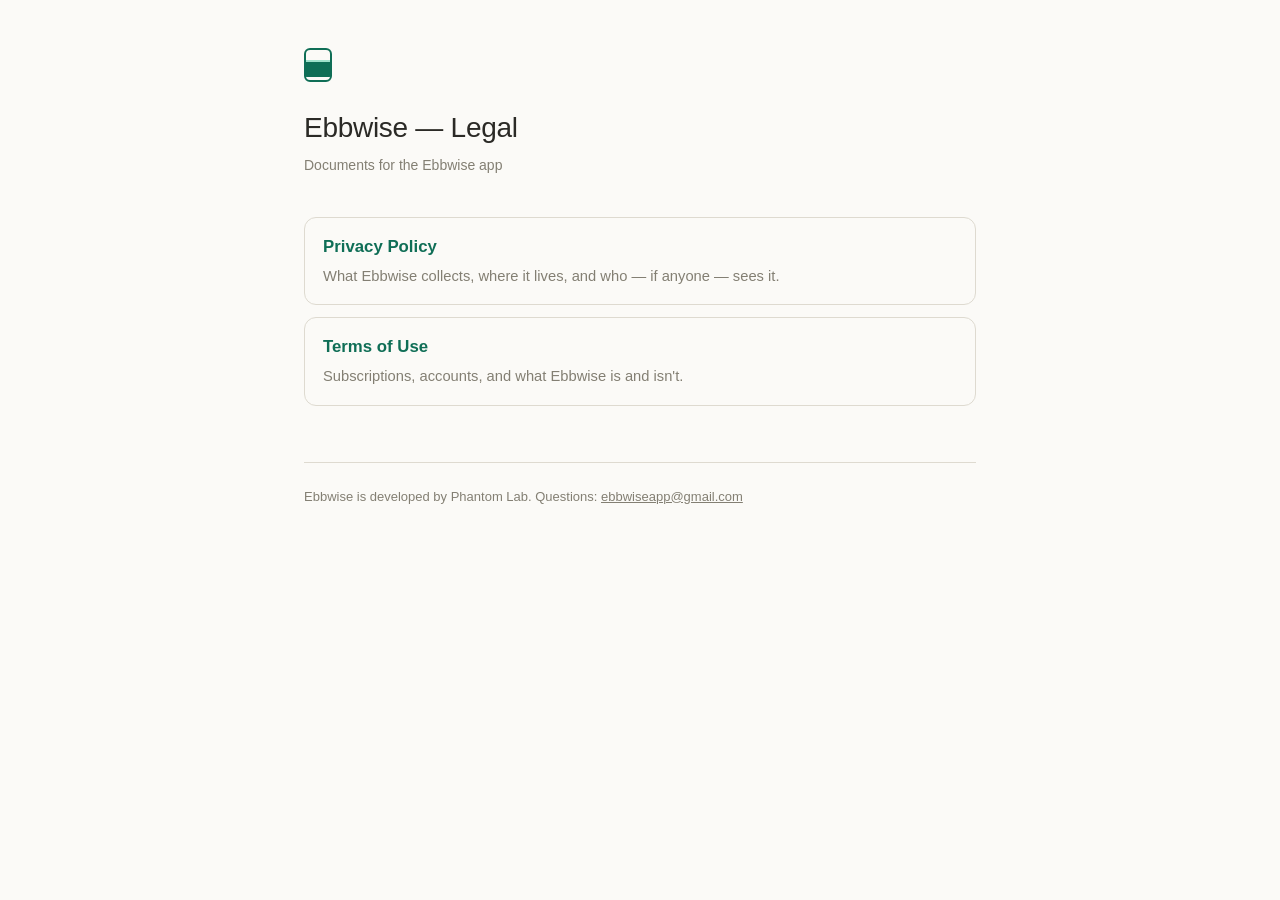
<file: docs/index.html>
<!doctype html>
<html lang="en">
<head>
<meta charset="utf-8">
<meta name="viewport" content="width=device-width, initial-scale=1">
<title>Ebbwise — Legal</title>
<link rel="stylesheet" href="style.css">
</head>
<body>
<div class="wrap">
  <header>
    <span class="mark"><span class="mark-fill"></span></span>
    <h1>Ebbwise — Legal</h1>
    <div class="updated">Documents for the Ebbwise app</div>
  </header>

  <div class="card-links">
    <a href="privacy.html">
      <div class="title">Privacy Policy</div>
      <div class="desc">What Ebbwise collects, where it lives, and who — if anyone — sees it.</div>
    </a>
    <a href="terms.html">
      <div class="title">Terms of Use</div>
      <div class="desc">Subscriptions, accounts, and what Ebbwise is and isn't.</div>
    </a>
  </div>

  <footer>
    Ebbwise is developed by Phantom Lab. Questions:
    <a href="mailto:ebbwiseapp@gmail.com">ebbwiseapp@gmail.com</a>
  </footer>
</div>
</body>
</html>
</file>
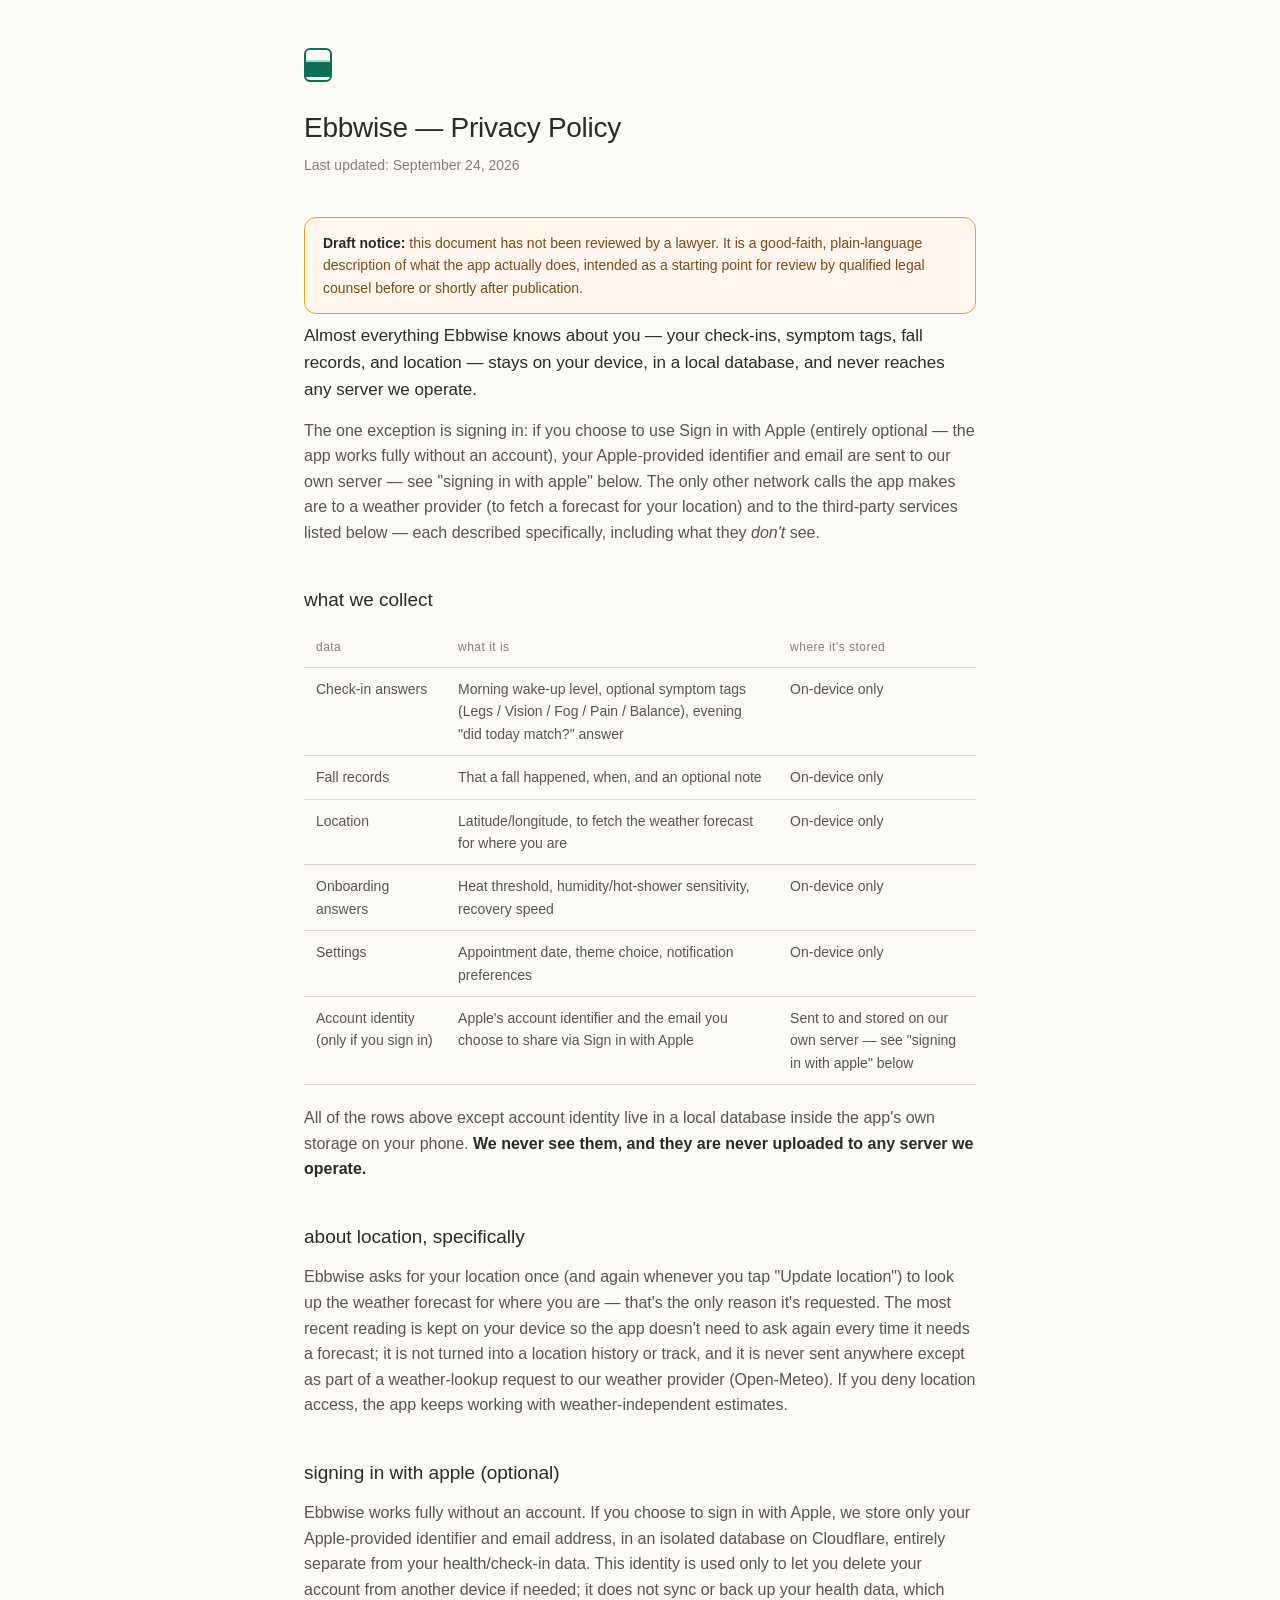
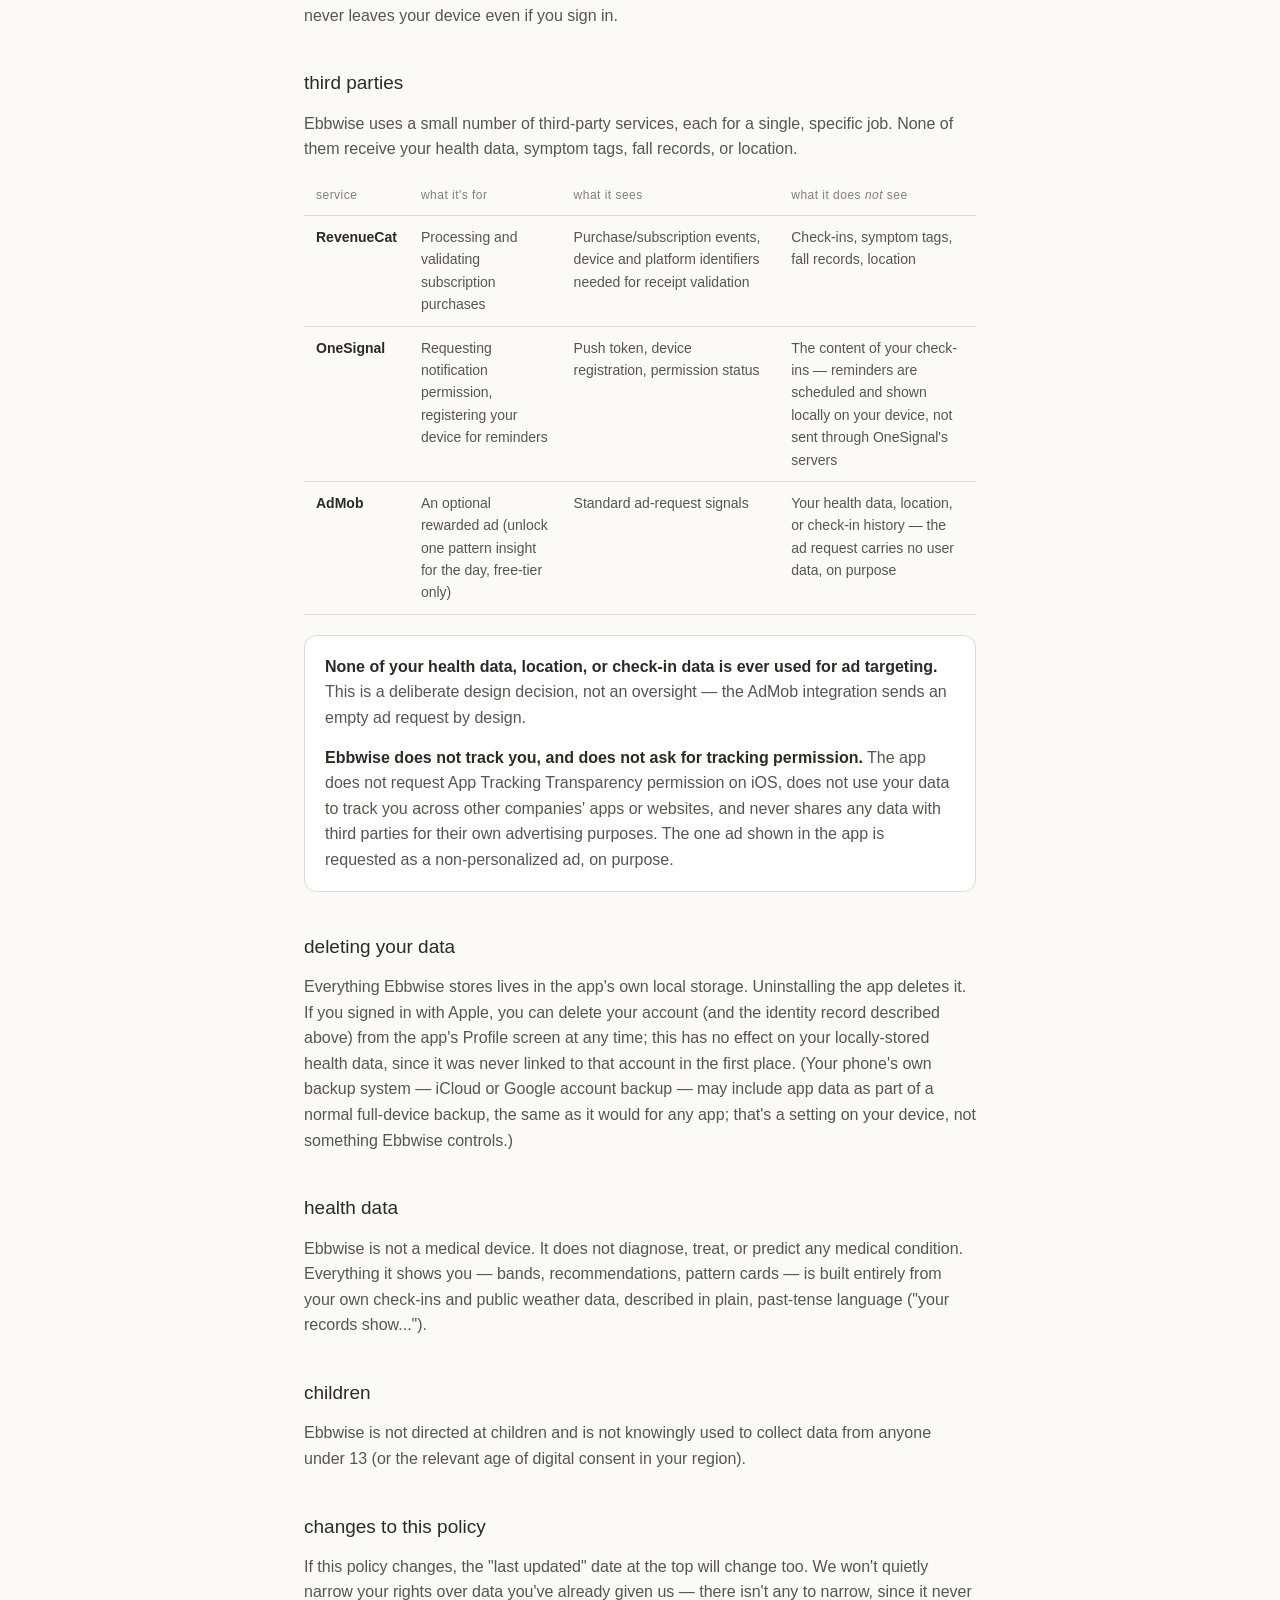
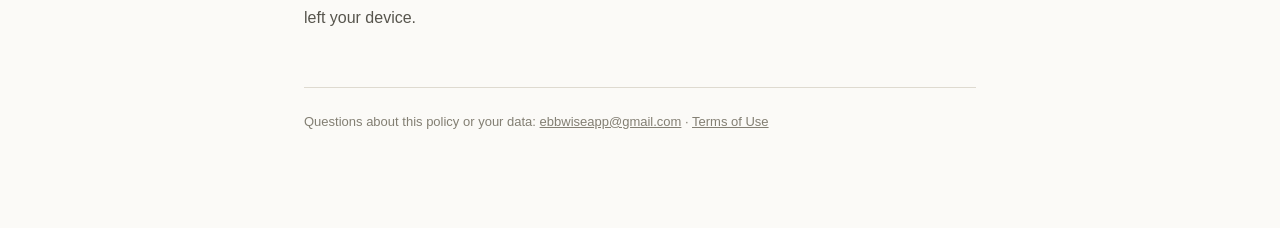
<file: docs/privacy.html>
<!doctype html>
<html lang="en">
<head>
<meta charset="utf-8">
<meta name="viewport" content="width=device-width, initial-scale=1">
<title>Ebbwise — Privacy Policy</title>
<link rel="stylesheet" href="style.css">
</head>
<body>
<div class="wrap">
  <header>
    <span class="mark"><span class="mark-fill"></span></span>
    <h1>Ebbwise — Privacy Policy</h1>
    <div class="updated">Last updated: September 24, 2026</div>
  </header>

  <div class="notice">
    <p><strong>Draft notice:</strong> this document has not been reviewed by a lawyer. It is a good-faith, plain-language description of what the app actually does, intended as a starting point for review by qualified legal counsel before or shortly after publication.</p>
  </div>

  <p class="lede">Almost everything Ebbwise knows about you — your check-ins, symptom tags, fall records, and location — stays on your device, in a local database, and never reaches any server we operate.</p>
  <p>The one exception is signing in: if you choose to use Sign in with Apple (entirely optional — the app works fully without an account), your Apple-provided identifier and email are sent to our own server — see "signing in with apple" below. The only other network calls the app makes are to a weather provider (to fetch a forecast for your location) and to the third-party services listed below — each described specifically, including what they <em>don't</em> see.</p>

  <h2>what we collect</h2>
  <table>
    <tr><th>Data</th><th>What it is</th><th>Where it's stored</th></tr>
    <tr><td>Check-in answers</td><td>Morning wake-up level, optional symptom tags (Legs / Vision / Fog / Pain / Balance), evening "did today match?" answer</td><td>On-device only</td></tr>
    <tr><td>Fall records</td><td>That a fall happened, when, and an optional note</td><td>On-device only</td></tr>
    <tr><td>Location</td><td>Latitude/longitude, to fetch the weather forecast for where you are</td><td>On-device only</td></tr>
    <tr><td>Onboarding answers</td><td>Heat threshold, humidity/hot-shower sensitivity, recovery speed</td><td>On-device only</td></tr>
    <tr><td>Settings</td><td>Appointment date, theme choice, notification preferences</td><td>On-device only</td></tr>
    <tr><td>Account identity (only if you sign in)</td><td>Apple's account identifier and the email you choose to share via Sign in with Apple</td><td>Sent to and stored on our own server — see "signing in with apple" below</td></tr>
  </table>
  <p>All of the rows above except account identity live in a local database inside the app's own storage on your phone. <strong>We never see them, and they are never uploaded to any server we operate.</strong></p>

  <h2>about location, specifically</h2>
  <p>Ebbwise asks for your location once (and again whenever you tap "Update location") to look up the weather forecast for where you are — that's the only reason it's requested. The most recent reading is kept on your device so the app doesn't need to ask again every time it needs a forecast; it is not turned into a location history or track, and it is never sent anywhere except as part of a weather-lookup request to our weather provider (Open-Meteo). If you deny location access, the app keeps working with weather-independent estimates.</p>

  <h2>signing in with apple (optional)</h2>
  <p>Ebbwise works fully without an account. If you choose to sign in with Apple, we store only your Apple-provided identifier and email address, in an isolated database on Cloudflare, entirely separate from your health/check-in data. This identity is used only to let you delete your account from another device if needed; it does not sync or back up your health data, which never leaves your device even if you sign in.</p>

  <h2>third parties</h2>
  <p>Ebbwise uses a small number of third-party services, each for a single, specific job. None of them receive your health data, symptom tags, fall records, or location.</p>
  <table>
    <tr><th>Service</th><th>What it's for</th><th>What it sees</th><th>What it does <em>not</em> see</th></tr>
    <tr><td><strong>RevenueCat</strong></td><td>Processing and validating subscription purchases</td><td>Purchase/subscription events, device and platform identifiers needed for receipt validation</td><td>Check-ins, symptom tags, fall records, location</td></tr>
    <tr><td><strong>OneSignal</strong></td><td>Requesting notification permission, registering your device for reminders</td><td>Push token, device registration, permission status</td><td>The content of your check-ins — reminders are scheduled and shown locally on your device, not sent through OneSignal's servers</td></tr>
    <tr><td><strong>AdMob</strong></td><td>An optional rewarded ad (unlock one pattern insight for the day, free-tier only)</td><td>Standard ad-request signals</td><td>Your health data, location, or check-in history — the ad request carries no user data, on purpose</td></tr>
  </table>

  <div class="callout">
    <p><strong>None of your health data, location, or check-in data is ever used for ad targeting.</strong> This is a deliberate design decision, not an oversight — the AdMob integration sends an empty ad request by design.</p>
    <p><strong>Ebbwise does not track you, and does not ask for tracking permission.</strong> The app does not request App Tracking Transparency permission on iOS, does not use your data to track you across other companies' apps or websites, and never shares any data with third parties for their own advertising purposes. The one ad shown in the app is requested as a non-personalized ad, on purpose.</p>
  </div>

  <h2>deleting your data</h2>
  <p>Everything Ebbwise stores lives in the app's own local storage. Uninstalling the app deletes it. If you signed in with Apple, you can delete your account (and the identity record described above) from the app's Profile screen at any time; this has no effect on your locally-stored health data, since it was never linked to that account in the first place. (Your phone's own backup system — iCloud or Google account backup — may include app data as part of a normal full-device backup, the same as it would for any app; that's a setting on your device, not something Ebbwise controls.)</p>

  <h2>health data</h2>
  <p>Ebbwise is not a medical device. It does not diagnose, treat, or predict any medical condition. Everything it shows you — bands, recommendations, pattern cards — is built entirely from your own check-ins and public weather data, described in plain, past-tense language ("your records show...").</p>

  <h2>children</h2>
  <p>Ebbwise is not directed at children and is not knowingly used to collect data from anyone under 13 (or the relevant age of digital consent in your region).</p>

  <h2>changes to this policy</h2>
  <p>If this policy changes, the "last updated" date at the top will change too. We won't quietly narrow your rights over data you've already given us — there isn't any to narrow, since it never left your device.</p>

  <footer>
    Questions about this policy or your data:
    <a href="mailto:ebbwiseapp@gmail.com">ebbwiseapp@gmail.com</a>
    · <a href="terms.html">Terms of Use</a>
  </footer>
</div>
</body>
</html>
</file>
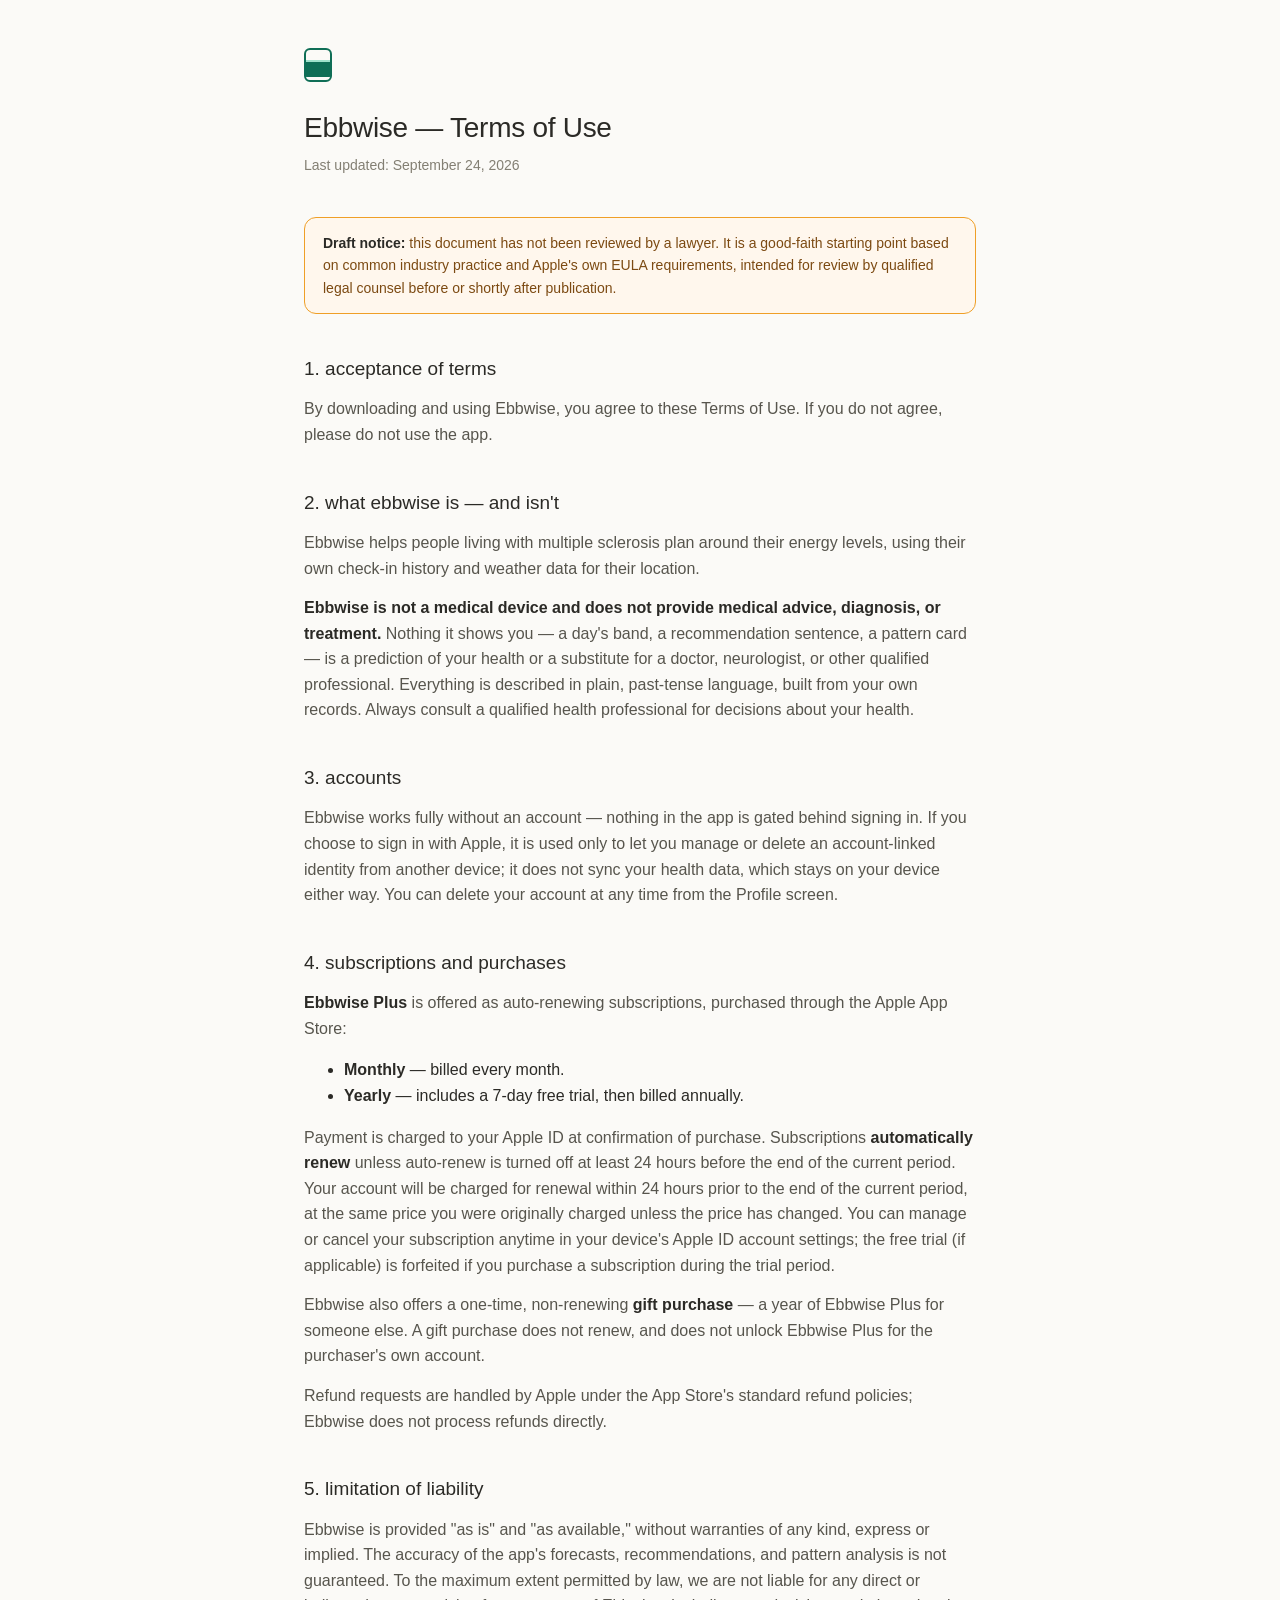
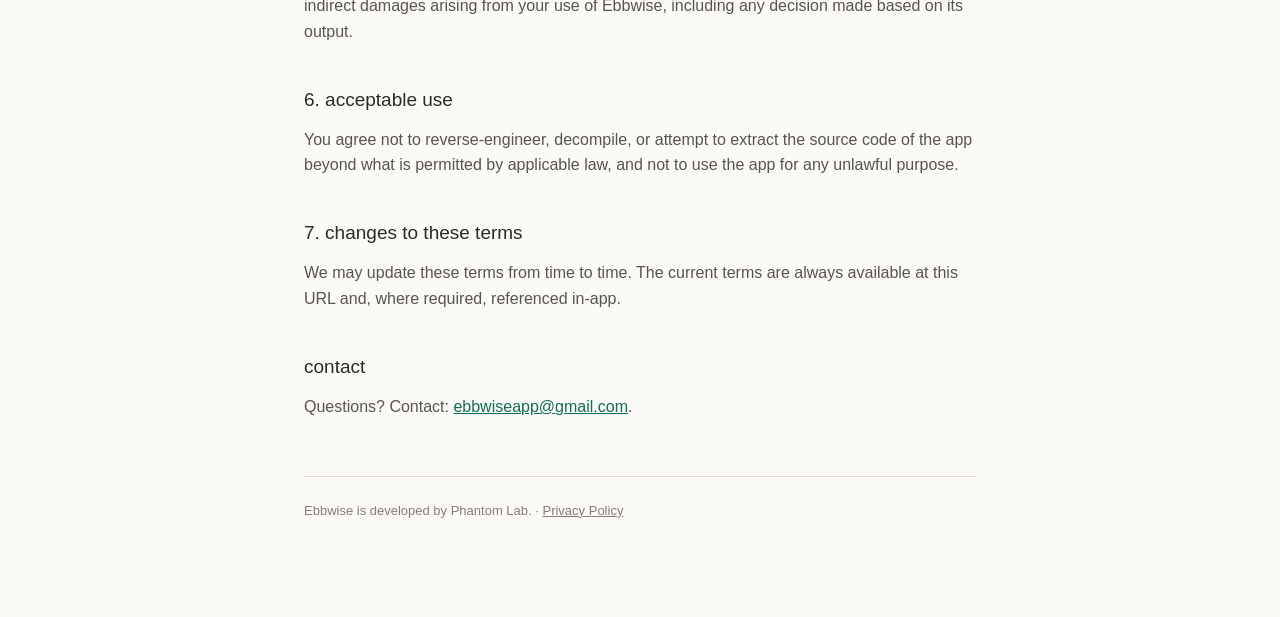
<file: docs/terms.html>
<!doctype html>
<html lang="en">
<head>
<meta charset="utf-8">
<meta name="viewport" content="width=device-width, initial-scale=1">
<title>Ebbwise — Terms of Use</title>
<link rel="stylesheet" href="style.css">
</head>
<body>
<div class="wrap">
  <header>
    <span class="mark"><span class="mark-fill"></span></span>
    <h1>Ebbwise — Terms of Use</h1>
    <div class="updated">Last updated: September 24, 2026</div>
  </header>

  <div class="notice">
    <p><strong>Draft notice:</strong> this document has not been reviewed by a lawyer. It is a good-faith starting point based on common industry practice and Apple's own EULA requirements, intended for review by qualified legal counsel before or shortly after publication.</p>
  </div>

  <h2>1. acceptance of terms</h2>
  <p>By downloading and using Ebbwise, you agree to these Terms of Use. If you do not agree, please do not use the app.</p>

  <h2>2. what ebbwise is — and isn't</h2>
  <p>Ebbwise helps people living with multiple sclerosis plan around their energy levels, using their own check-in history and weather data for their location.</p>
  <p><strong>Ebbwise is not a medical device and does not provide medical advice, diagnosis, or treatment.</strong> Nothing it shows you — a day's band, a recommendation sentence, a pattern card — is a prediction of your health or a substitute for a doctor, neurologist, or other qualified professional. Everything is described in plain, past-tense language, built from your own records. Always consult a qualified health professional for decisions about your health.</p>

  <h2>3. accounts</h2>
  <p>Ebbwise works fully without an account — nothing in the app is gated behind signing in. If you choose to sign in with Apple, it is used only to let you manage or delete an account-linked identity from another device; it does not sync your health data, which stays on your device either way. You can delete your account at any time from the Profile screen.</p>

  <h2>4. subscriptions and purchases</h2>
  <p><strong>Ebbwise Plus</strong> is offered as auto-renewing subscriptions, purchased through the Apple App Store:</p>
  <ul>
    <li><strong>Monthly</strong> — billed every month.</li>
    <li><strong>Yearly</strong> — includes a 7-day free trial, then billed annually.</li>
  </ul>
  <p>Payment is charged to your Apple ID at confirmation of purchase. Subscriptions <strong>automatically renew</strong> unless auto-renew is turned off at least 24 hours before the end of the current period. Your account will be charged for renewal within 24 hours prior to the end of the current period, at the same price you were originally charged unless the price has changed. You can manage or cancel your subscription anytime in your device's Apple ID account settings; the free trial (if applicable) is forfeited if you purchase a subscription during the trial period.</p>
  <p>Ebbwise also offers a one-time, non-renewing <strong>gift purchase</strong> — a year of Ebbwise Plus for someone else. A gift purchase does not renew, and does not unlock Ebbwise Plus for the purchaser's own account.</p>
  <p>Refund requests are handled by Apple under the App Store's standard refund policies; Ebbwise does not process refunds directly.</p>

  <h2>5. limitation of liability</h2>
  <p>Ebbwise is provided "as is" and "as available," without warranties of any kind, express or implied. The accuracy of the app's forecasts, recommendations, and pattern analysis is not guaranteed. To the maximum extent permitted by law, we are not liable for any direct or indirect damages arising from your use of Ebbwise, including any decision made based on its output.</p>

  <h2>6. acceptable use</h2>
  <p>You agree not to reverse-engineer, decompile, or attempt to extract the source code of the app beyond what is permitted by applicable law, and not to use the app for any unlawful purpose.</p>

  <h2>7. changes to these terms</h2>
  <p>We may update these terms from time to time. The current terms are always available at this URL and, where required, referenced in-app.</p>

  <h2>contact</h2>
  <p>Questions? Contact:
    <a href="mailto:ebbwiseapp@gmail.com">ebbwiseapp@gmail.com</a>.</p>

  <footer>
    Ebbwise is developed by Phantom Lab.
    · <a href="privacy.html">Privacy Policy</a>
  </footer>
</div>
</body>
</html>
</file>
<file: docs/style.css>
:root {
  --bg: #FBFAF7;
  --surface: #FFFFFF;
  --outline: #DEDAD0;
  --text-primary: #2B2A26;
  --text-secondary: #57554D;
  --text-muted: #837F73;
  --accent: #0F6E56;
  --notice-bg: #FFF7ED;
  --notice-border: #EF9F27;
  --notice-text: #7C4A12;
}
* { box-sizing: border-box; }
body {
  margin: 0;
  background: var(--bg);
  color: var(--text-primary);
  font-family: -apple-system, "Segoe UI", Roboto, Helvetica, Arial, sans-serif;
  line-height: 1.6;
}
.wrap {
  max-width: 720px;
  margin: 0 auto;
  padding: 48px 24px 96px;
}
header {
  margin-bottom: 40px;
}
.mark {
  display: inline-block;
  width: 28px;
  height: 34px;
  border: 2px solid var(--accent);
  border-radius: 6px;
  overflow: hidden;
  margin-bottom: 16px;
}
.mark-fill {
  display: block;
  width: 100%;
  height: 58%;
  margin-top: 42%;
  background: var(--accent);
  border-top: 2px solid #9FE1CB;
}
h1 {
  font-size: 28px;
  font-weight: 500;
  margin: 0 0 4px;
  letter-spacing: -0.01em;
}
.updated {
  color: var(--text-muted);
  font-size: 14px;
}
h2 {
  font-size: 19px;
  font-weight: 500;
  margin: 40px 0 12px;
  color: var(--text-primary);
}
p { margin: 0 0 14px; color: var(--text-secondary); }
p.lede { color: var(--text-primary); font-size: 17px; }
table {
  width: 100%;
  border-collapse: collapse;
  margin: 8px 0 20px;
  font-size: 14px;
}
th, td {
  text-align: left;
  padding: 10px 12px;
  border-bottom: 1px solid var(--outline);
  vertical-align: top;
}
th {
  color: var(--text-muted);
  font-weight: 500;
  font-size: 12px;
  text-transform: lowercase;
  letter-spacing: 0.04em;
}
td { color: var(--text-secondary); }
strong { color: var(--text-primary); }
a { color: var(--accent); }
.callout {
  background: var(--surface);
  border: 1px solid var(--outline);
  border-radius: 12px;
  padding: 18px 20px;
  margin: 20px 0;
}
.callout p:last-child { margin-bottom: 0; }
.notice {
  background: var(--notice-bg);
  border: 1px solid var(--notice-border);
  color: var(--notice-text);
  border-radius: 12px;
  padding: 14px 18px;
  font-size: 14px;
  margin: 20px 0 8px;
}
.notice p { margin: 0; color: var(--notice-text); }
.card-links {
  display: flex;
  flex-direction: column;
  gap: 12px;
  margin-top: 28px;
}
.card-links a {
  display: block;
  text-decoration: none;
  color: var(--text-primary);
  border: 1px solid var(--outline);
  border-radius: 12px;
  padding: 16px 18px;
  transition: border-color 0.15s ease, background 0.15s ease;
}
.card-links a:hover {
  border-color: var(--accent);
  background: #ECFDF5;
}
.card-links .title {
  font-weight: 600;
  font-size: 1.05rem;
  color: var(--accent);
}
.card-links .desc {
  color: var(--text-muted);
  font-size: 0.92rem;
  margin-top: 4px;
}
footer {
  margin-top: 56px;
  padding-top: 24px;
  border-top: 1px solid var(--outline);
  color: var(--text-muted);
  font-size: 13px;
}
footer a { color: var(--text-muted); }
</file>
